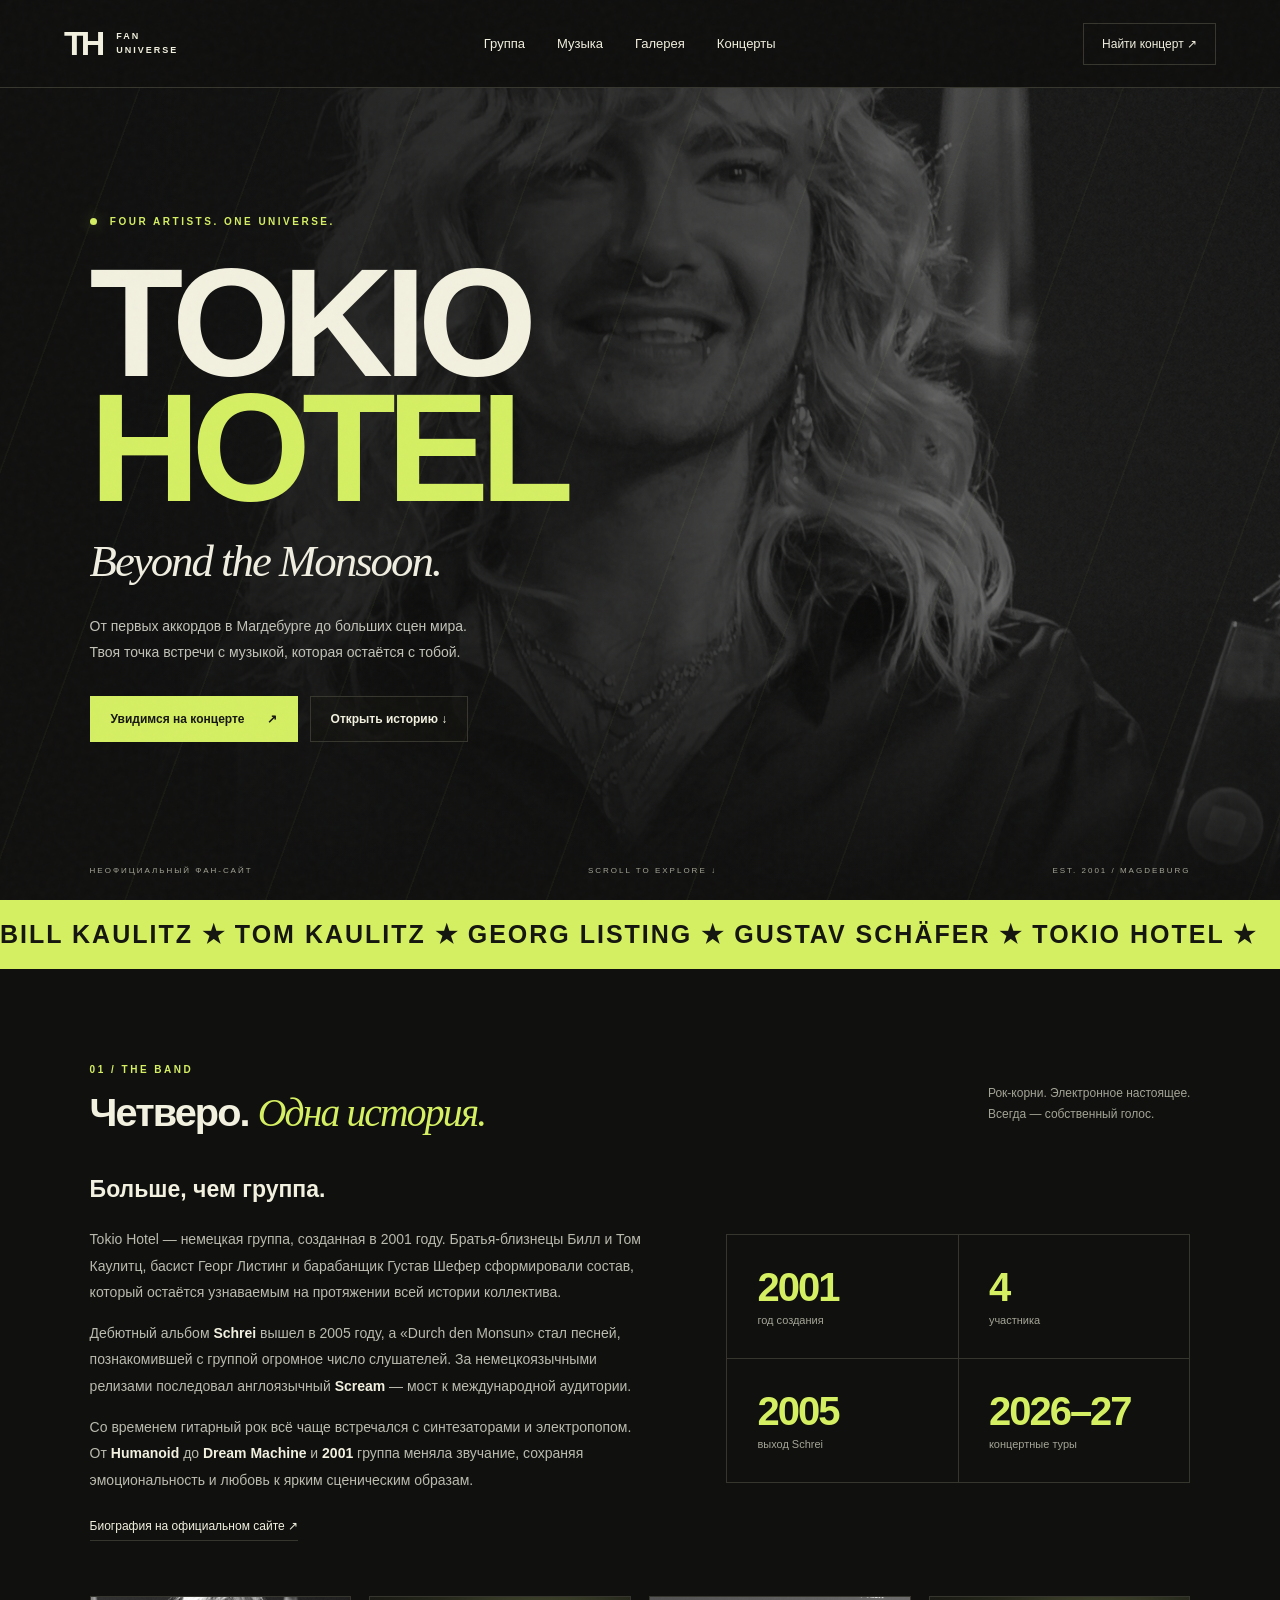
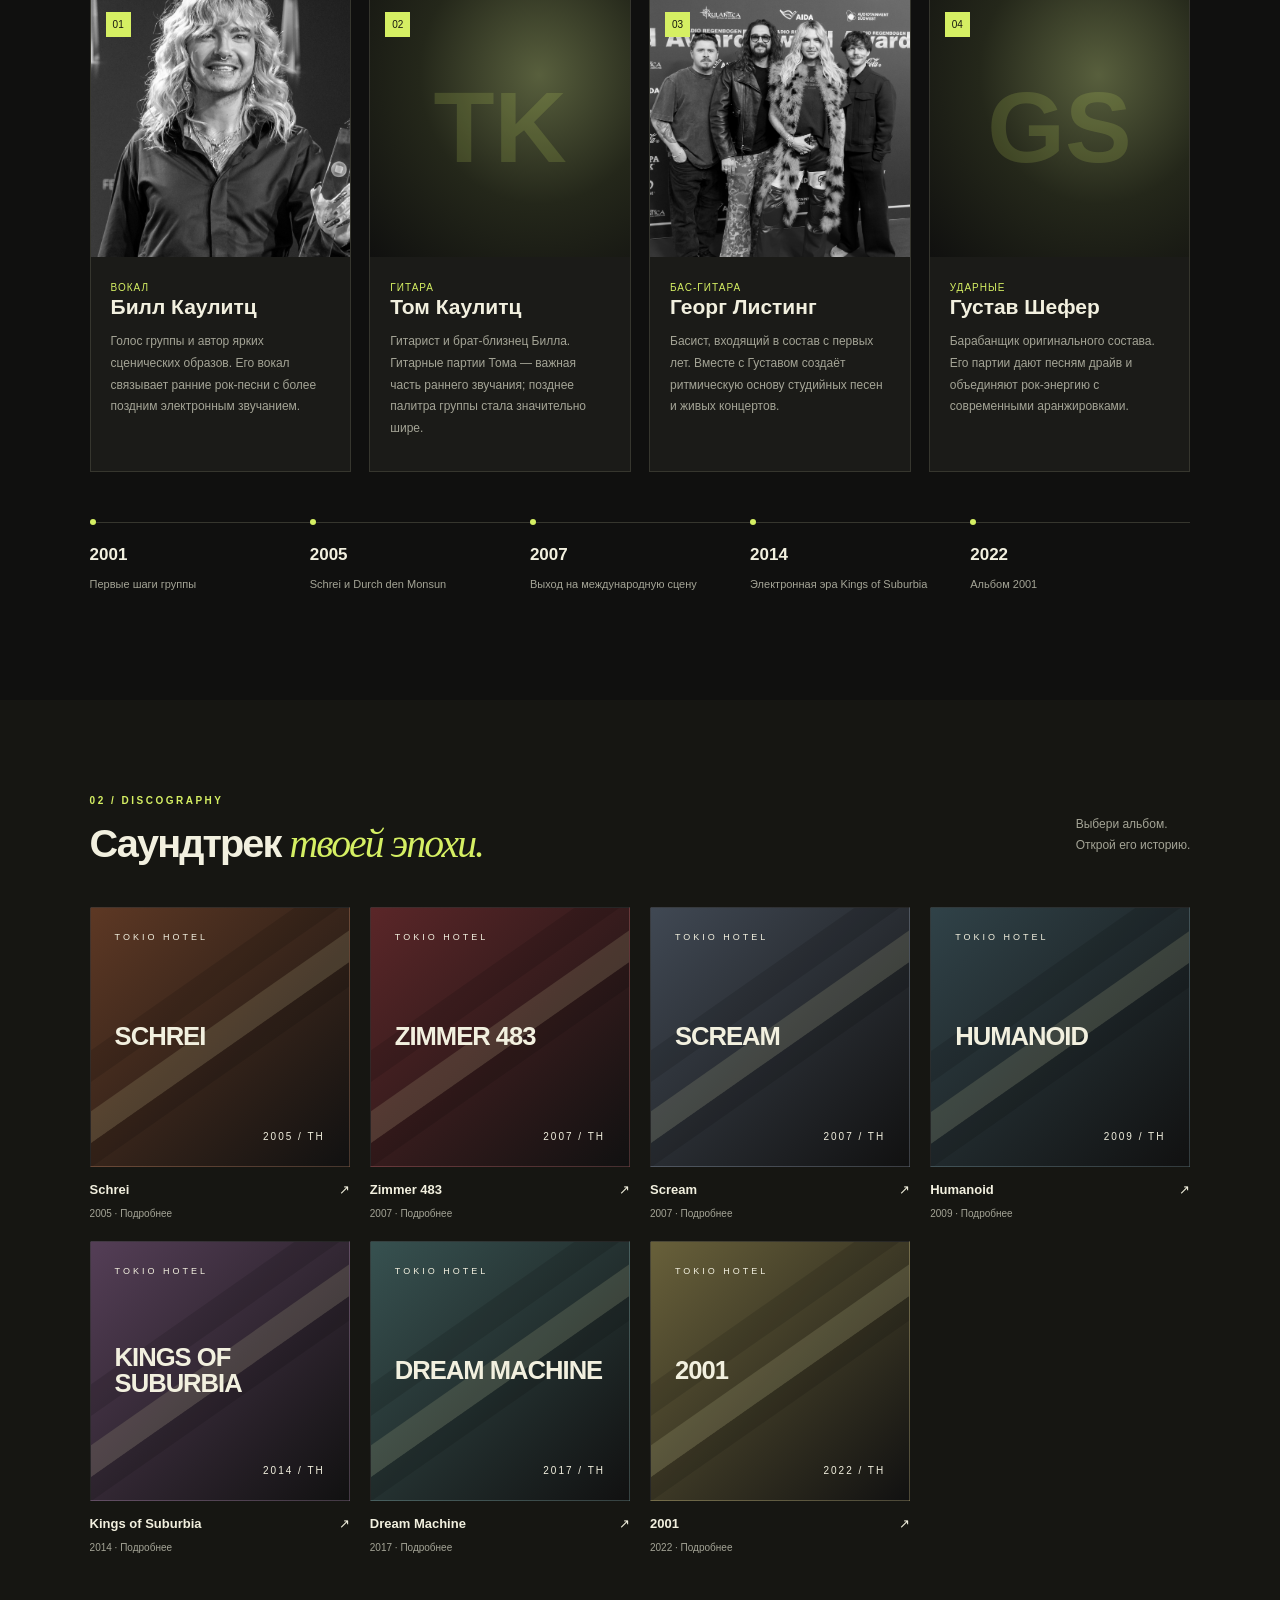
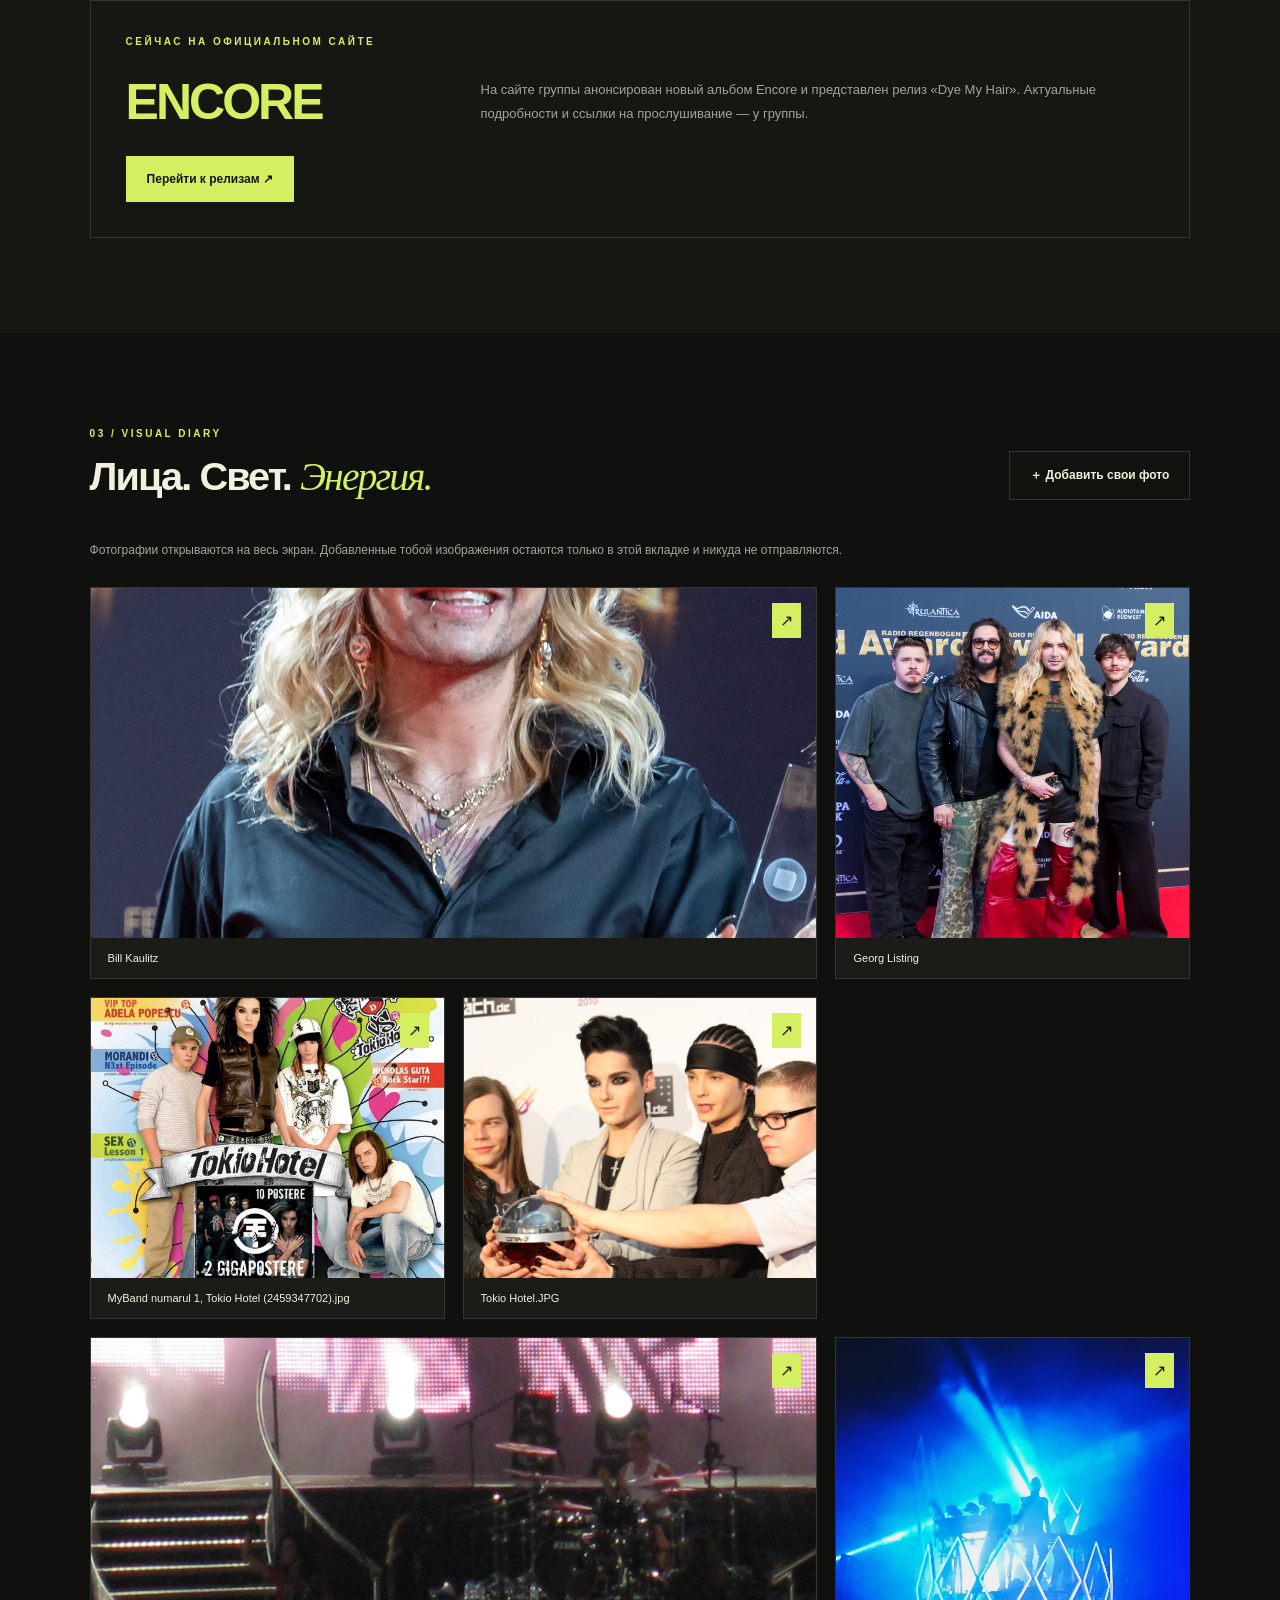
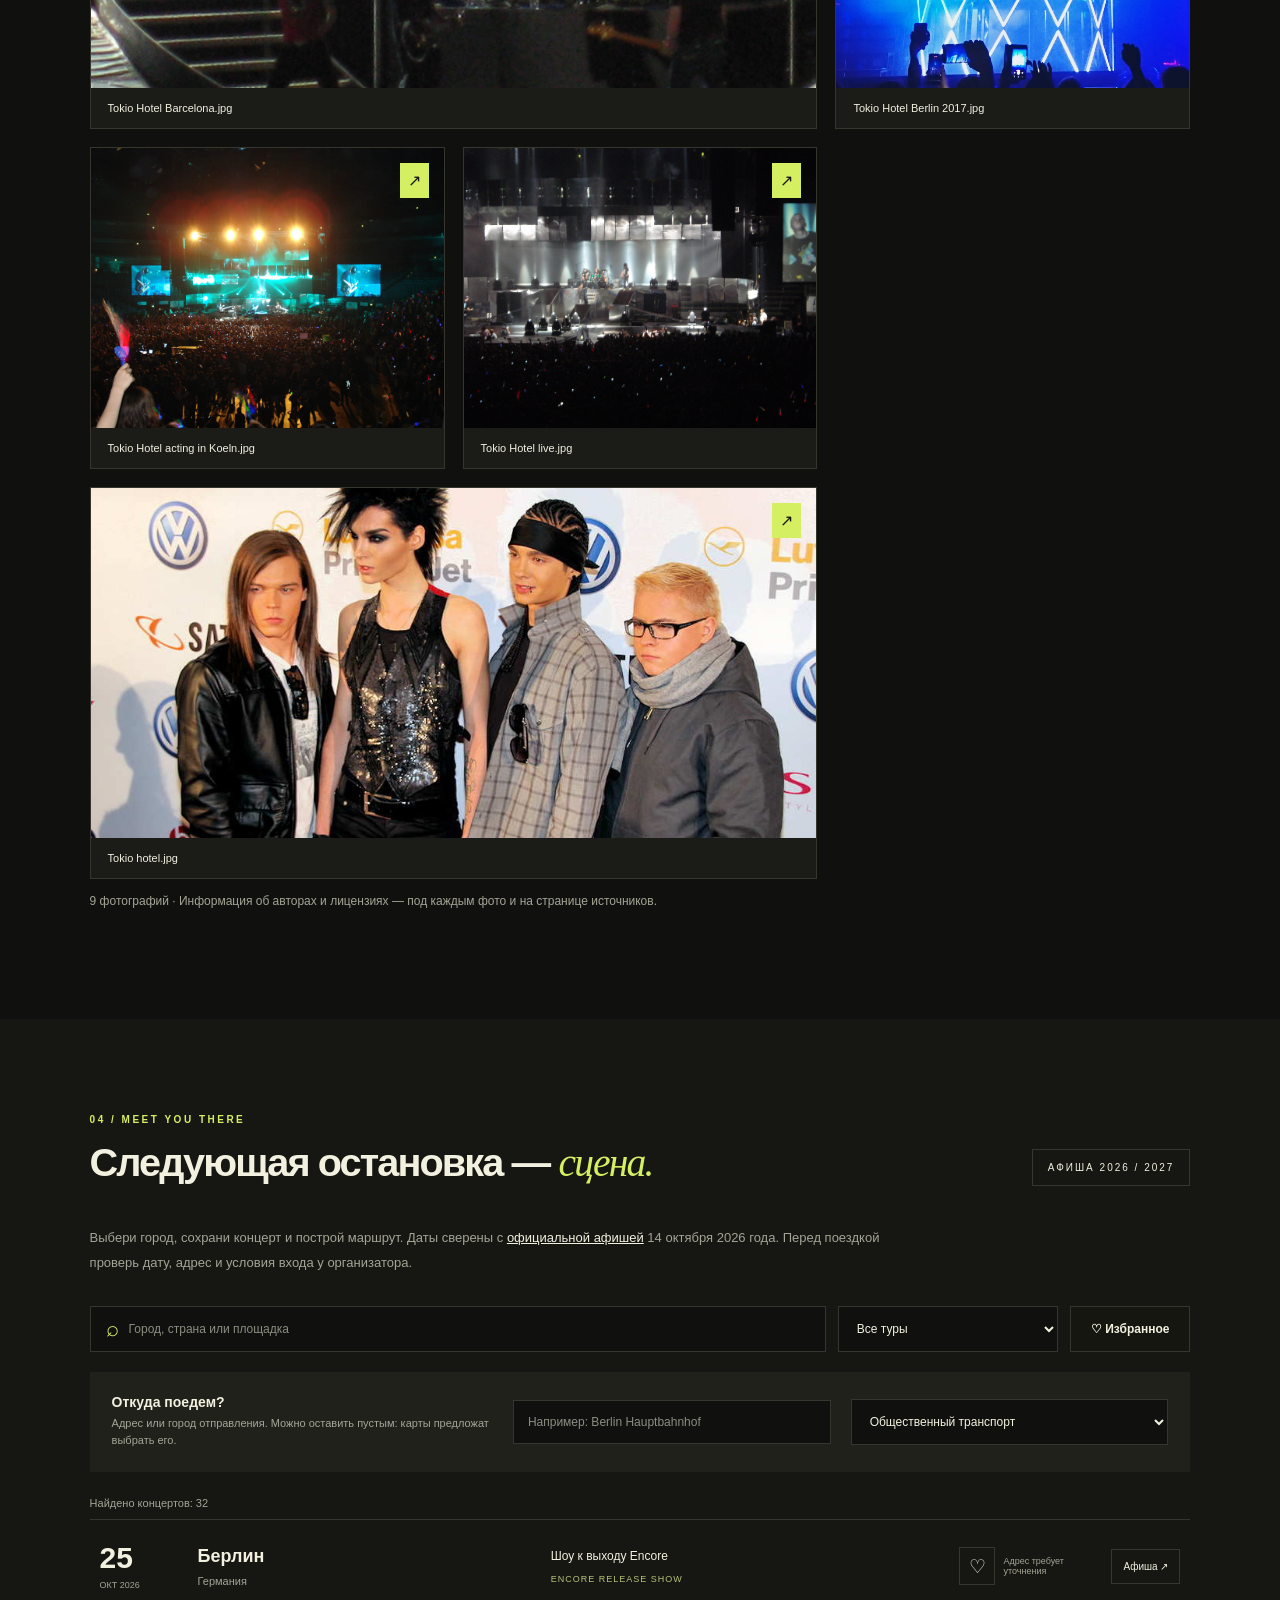
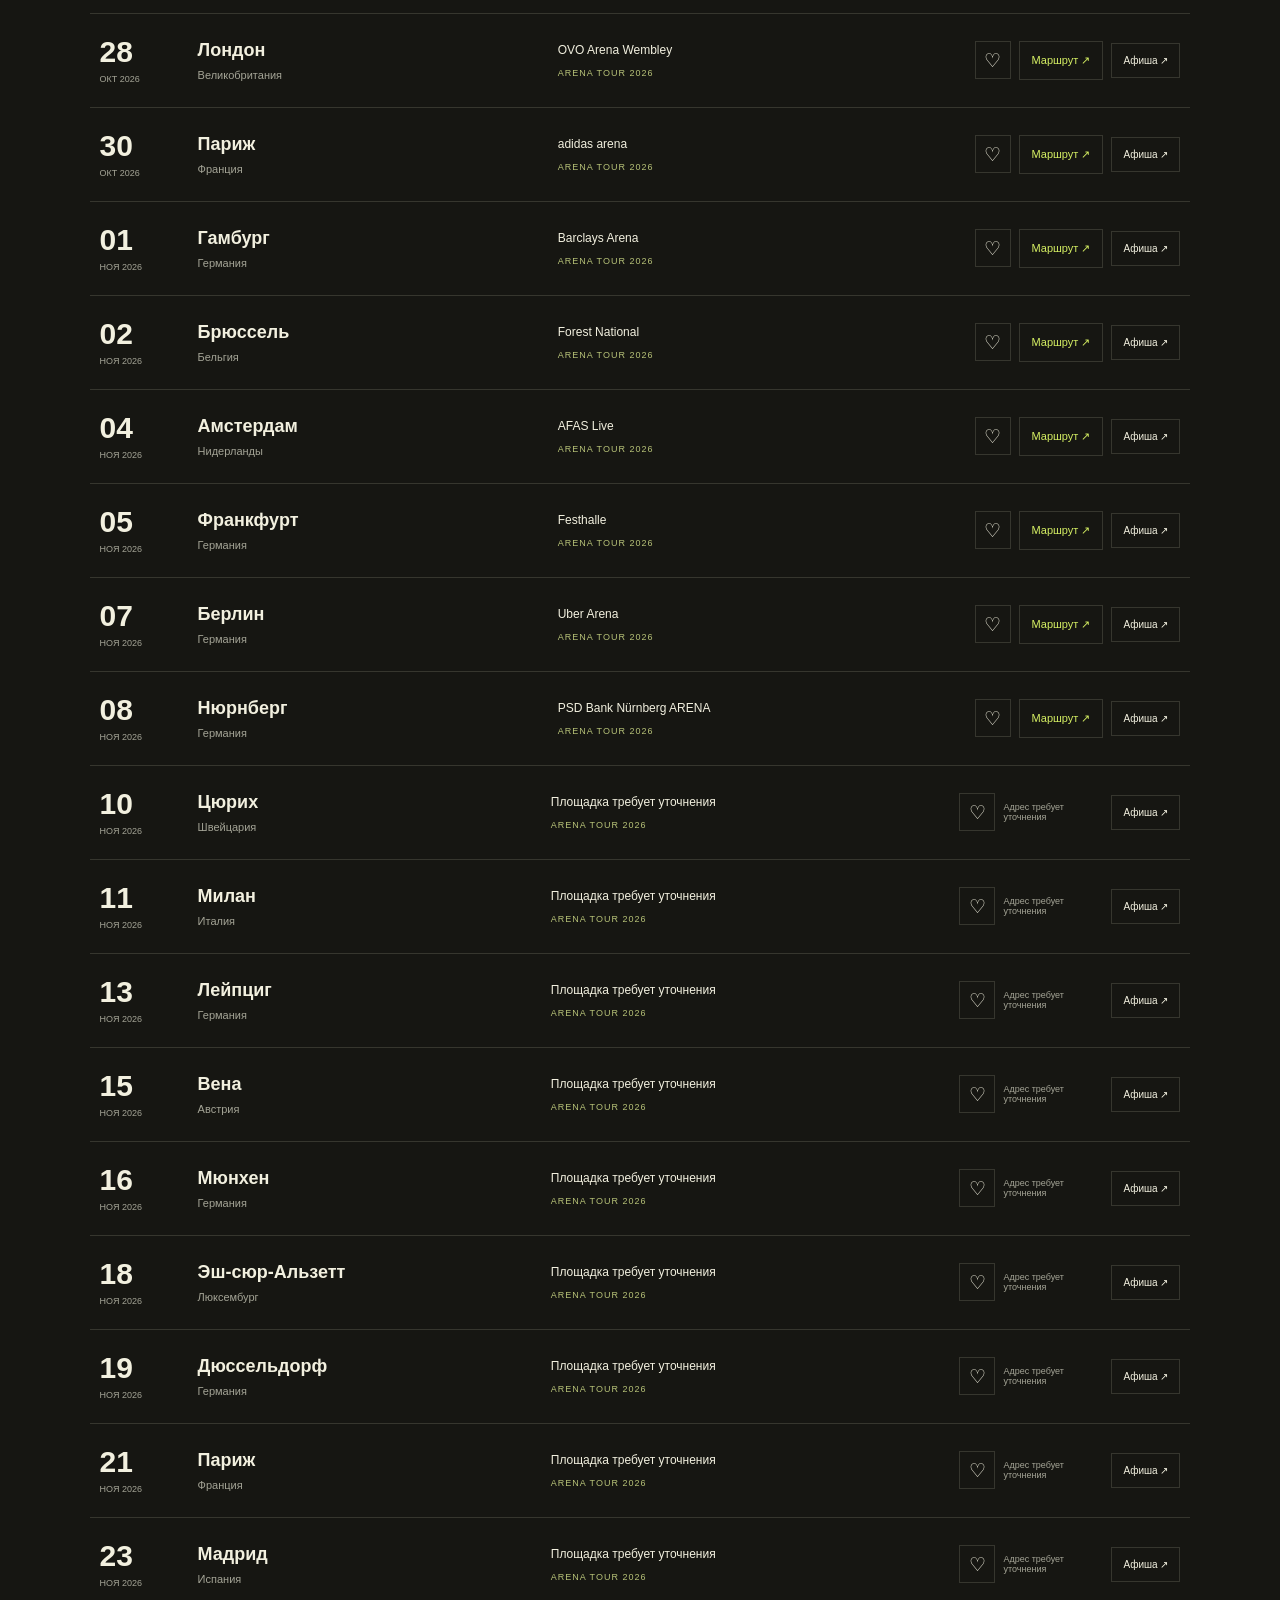
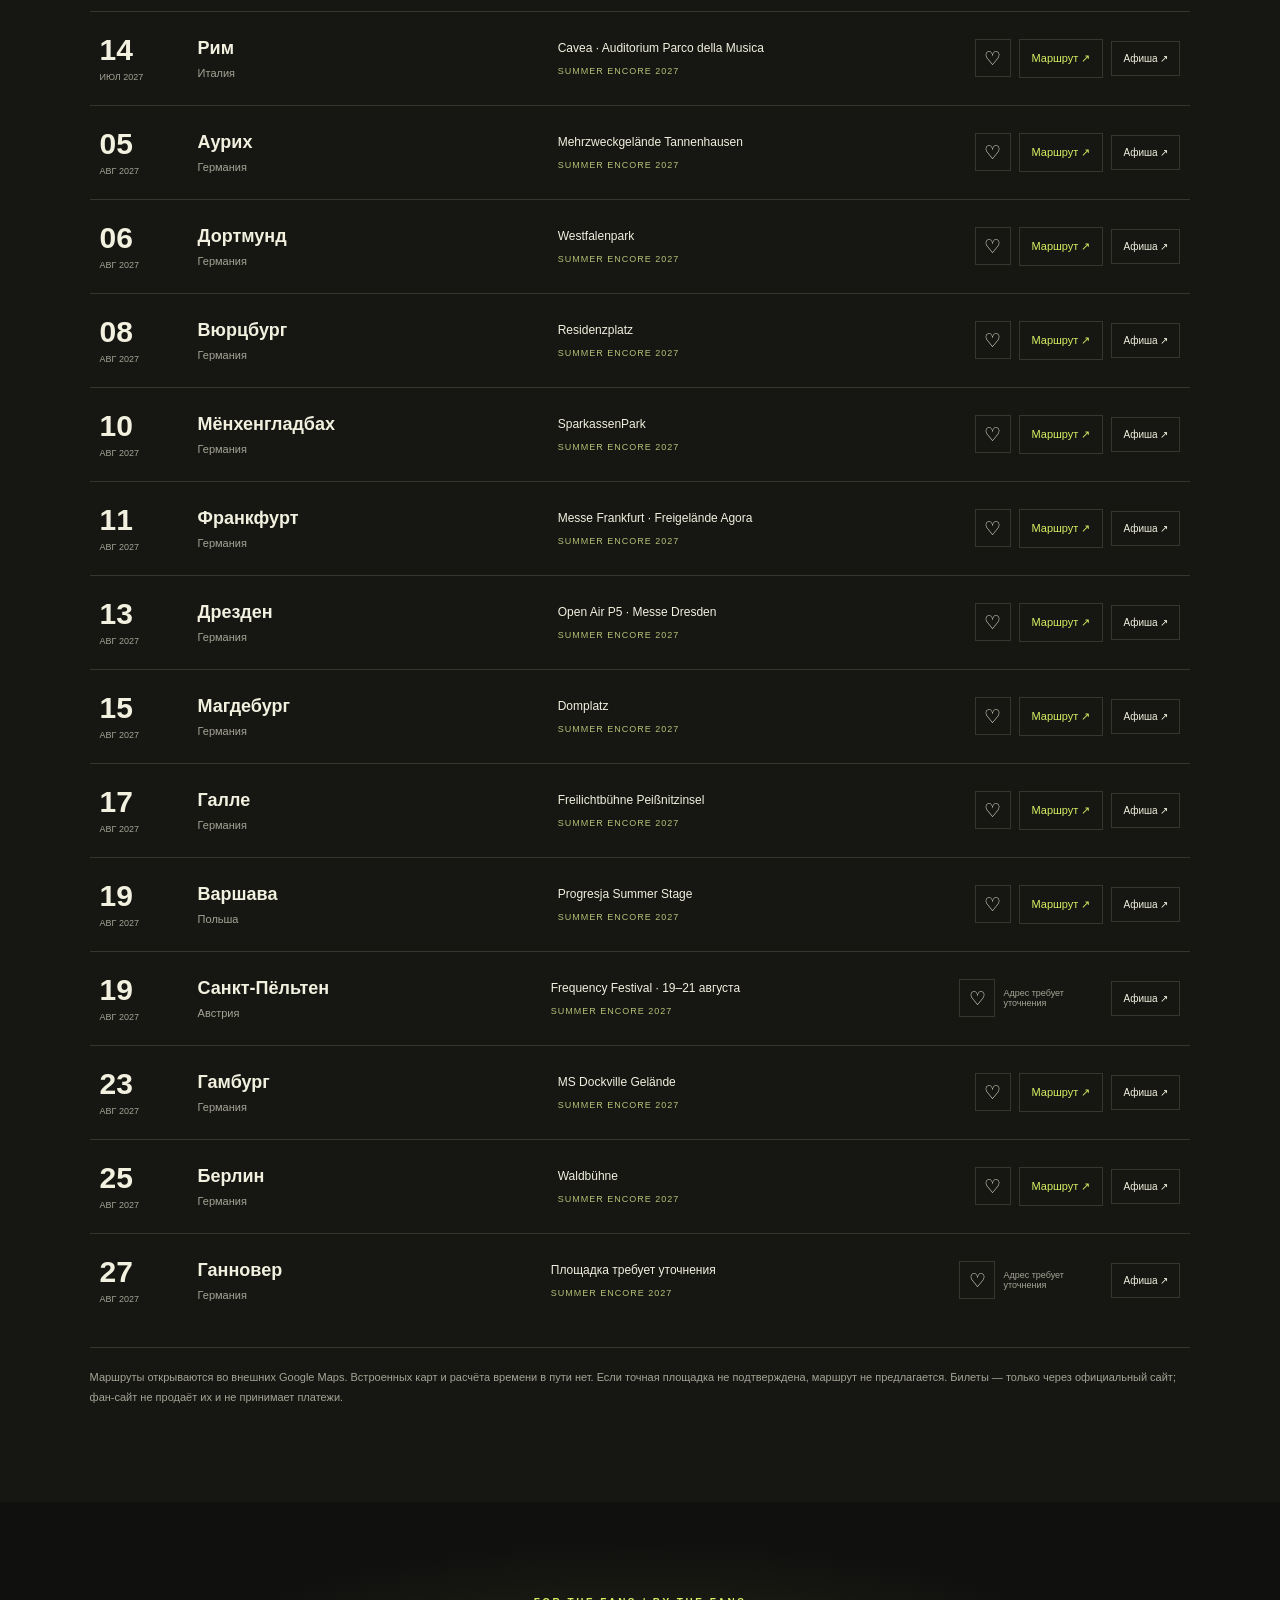
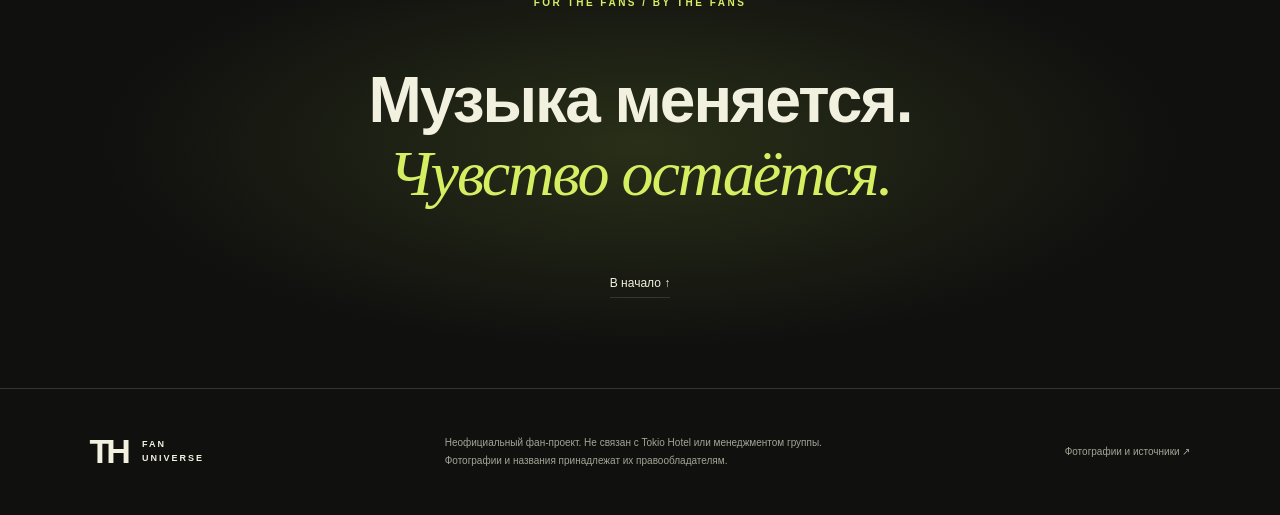
<file: index.html>
<!doctype html>
<html lang="ru"><head><meta charset="utf-8"><meta name="viewport" content="width=device-width,initial-scale=1"><meta name="description" content="Неофициальный фан-сайт Tokio Hotel: история, участники, альбомы, фотографии и маршруты к концертам."><title>Tokio Hotel — Beyond the Monsoon</title><link rel="stylesheet" href="style.css"></head>
<body><div class="grain" aria-hidden="true"></div><header><a class="logo" href="#home">TH<span>FAN UNIVERSE</span></a><nav aria-label="Основная навигация"><a href="#band">Группа</a><a href="#music">Музыка</a><a href="#gallery">Галерея</a><a href="#tour">Концерты</a></nav><a href="#tour" class="nav-cta">Найти концерт ↗</a></header>
<main><section id="home" class="hero"><div id="hero-photo" class="hero-photo"></div><div class="hero-lines" aria-hidden="true"></div><div class="hero-content"><div class="eyebrow"><span class="dot"></span> FOUR ARTISTS. ONE UNIVERSE.</div><h1>TOKIO<br><span>HOTEL</span><i>Beyond the Monsoon.</i></h1><p>От первых аккордов в Магдебурге до больших сцен мира.<br>Твоя точка встречи с музыкой, которая остаётся с тобой.</p><div class="hero-buttons"><a class="btn primary" href="#tour">Увидимся на концерте <span>↗</span></a><a class="btn ghost" href="#band">Открыть историю ↓</a></div></div><div class="hero-bottom"><span>НЕОФИЦИАЛЬНЫЙ ФАН-САЙТ</span><span>SCROLL TO EXPLORE ↓</span><span>EST. 2001 / MAGDEBURG</span></div></section>
<div class="ticker" aria-hidden="true"><span>BILL KAULITZ ★ TOM KAULITZ ★ GEORG LISTING ★ GUSTAV SCHÄFER ★ TOKIO HOTEL ★</span></div>
<section id="band" class="section"><div class="section-head"><div><div class="eyebrow">01 / THE BAND</div><h2>Четверо. <em>Одна история.</em></h2></div><p>Рок-корни. Электронное настоящее.<br>Всегда — собственный голос.</p></div><div class="about-grid"><div class="about-copy"><h3>Больше, чем группа.</h3><p>Tokio Hotel — немецкая группа, созданная в 2001 году. Братья-близнецы Билл и Том Каулитц, басист Георг Листинг и барабанщик Густав Шефер сформировали состав, который остаётся узнаваемым на протяжении всей истории коллектива.</p><p>Дебютный альбом <strong>Schrei</strong> вышел в 2005 году, а «Durch den Monsun» стал песней, познакомившей с группой огромное число слушателей. За немецкоязычными релизами последовал англоязычный <strong>Scream</strong> — мост к международной аудитории.</p><p>Со временем гитарный рок всё чаще встречался с синтезаторами и электропопом. От <strong>Humanoid</strong> до <strong>Dream Machine</strong> и <strong>2001</strong> группа меняла звучание, сохраняя эмоциональность и любовь к ярким сценическим образам.</p><a href="https://tokiohotel.com/" target="_blank" rel="noopener noreferrer" class="text-link">Биография на официальном сайте ↗</a></div><div class="stats"><div><b>2001</b><span>год создания</span></div><div><b>4</b><span>участника</span></div><div><b>2005</b><span>выход Schrei</span></div><div><b>2026–27</b><span>концертные туры</span></div></div></div><div id="members" class="members"></div><div class="timeline"><div><b>2001</b><p>Первые шаги группы</p></div><div><b>2005</b><p>Schrei и Durch den Monsun</p></div><div><b>2007</b><p>Выход на международную сцену</p></div><div><b>2014</b><p>Электронная эра Kings of Suburbia</p></div><div><b>2022</b><p>Альбом 2001</p></div></div></section>
<section id="music" class="section music-section"><div class="section-head"><div><div class="eyebrow">02 / DISCOGRAPHY</div><h2>Саундтрек <em>твоей эпохи.</em></h2></div><p>Выбери альбом.<br>Открой его историю.</p></div><div id="albums" class="albums"></div><div class="release"><span class="eyebrow">СЕЙЧАС НА ОФИЦИАЛЬНОМ САЙТЕ</span><h3>ENCORE</h3><p>На сайте группы анонсирован новый альбом Encore и представлен релиз «Dye My Hair». Актуальные подробности и ссылки на прослушивание — у группы.</p><a href="https://tokiohotel.com/" class="btn primary" target="_blank" rel="noopener noreferrer">Перейти к релизам ↗</a></div></section>
<section id="gallery" class="section"><div class="section-head"><div><div class="eyebrow">03 / VISUAL DIARY</div><h2>Лица. Свет. <em>Энергия.</em></h2></div><label class="btn ghost upload">＋ Добавить свои фото<input id="upload" type="file" accept="image/*" multiple></label></div><p class="muted">Фотографии открываются на весь экран. Добавленные тобой изображения остаются только в этой вкладке и никуда не отправляются.</p><div id="photo-grid" class="photo-grid"></div><p id="photo-status" class="muted"></p></section>
<section id="tour" class="section tour-section"><div class="section-head"><div><div class="eyebrow">04 / MEET YOU THERE</div><h2>Следующая остановка — <em>сцена.</em></h2></div><span class="badge">АФИША 2026 / 2027</span></div><p class="tour-intro">Выбери город, сохрани концерт и построй маршрут. Даты сверены с <a href="https://tokiohotel.com/" target="_blank" rel="noopener noreferrer">официальной афишей</a> 14 октября 2026 года. Перед поездкой проверь дату, адрес и условия входа у организатора.</p><div class="filters"><label class="search">⌕ <input id="search" placeholder="Город, страна или площадка" aria-label="Поиск концерта"></label><select id="tour-filter" aria-label="Выбор тура"><option value="all">Все туры</option><option value="arena">Arena Tour 2026</option><option value="summer">Summer Encore 2027</option><option value="release">Шоу Encore</option></select><button id="fav-filter" class="btn ghost" aria-pressed="false">♡ Избранное</button></div><div class="route-settings"><div><h3>Откуда поедем?</h3><p>Адрес или город отправления. Можно оставить пустым: карты предложат выбрать его.</p></div><label><span class="sr-only">Точка отправления</span><input id="origin" placeholder="Например: Berlin Hauptbahnhof"></label><select id="mode" aria-label="Способ передвижения"><option value="transit">Общественный транспорт</option><option value="driving">Автомобиль</option><option value="walking">Пешком</option></select></div><div class="result-count" id="result-count" aria-live="polite"></div><div id="concerts" class="concerts"></div><div class="tour-footnote">Маршруты открываются во внешних Google Maps. Встроенных карт и расчёта времени в пути нет. Если точная площадка не подтверждена, маршрут не предлагается. Билеты — только через официальный сайт; фан-сайт не продаёт их и не принимает платежи.</div></section>
<section class="manifesto"><span class="eyebrow">FOR THE FANS / BY THE FANS</span><h2>Музыка меняется.<br><em>Чувство остаётся.</em></h2><a href="#home" class="text-link">В начало ↑</a></section></main><footer><a class="logo" href="#home">TH<span>FAN UNIVERSE</span></a><p>Неофициальный фан-проект. Не связан с Tokio Hotel или менеджментом группы.<br>Фотографии и названия принадлежат их правообладателям.</p><a href="credits.html" target="_blank" rel="noopener">Фотографии и источники ↗</a></footer>
<dialog id="lightbox" class="lightbox"><button class="close" aria-label="Закрыть">×</button><button id="prev-photo" class="photo-nav prev" aria-label="Предыдущее фото">‹</button><img id="large-photo" alt=""><button id="next-photo" class="photo-nav next" aria-label="Следующее фото">›</button><div id="photo-caption"></div></dialog><dialog id="album-dialog"><button class="close" aria-label="Закрыть">×</button><div id="album-content"></div></dialog><div id="toast" role="status"></div><script src="data.js"></script><script src="script.js"></script></body></html>
</file>
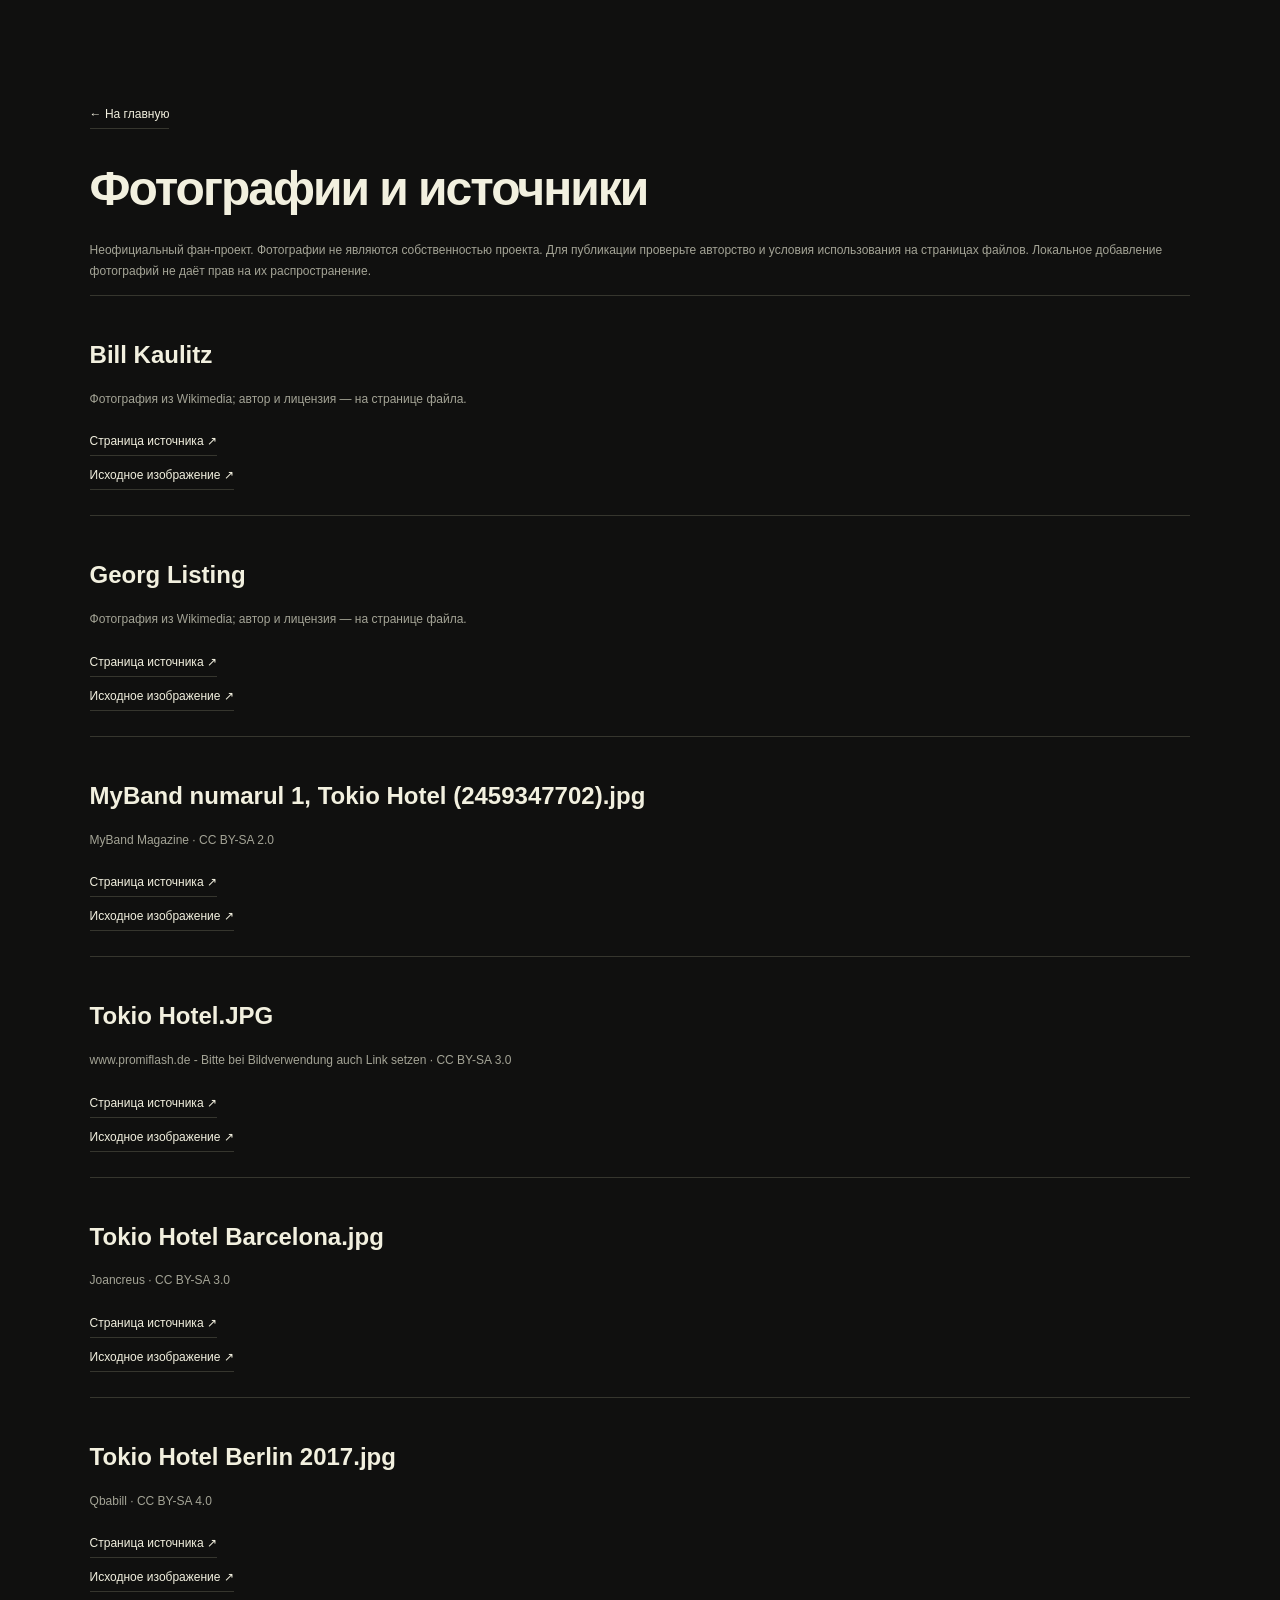
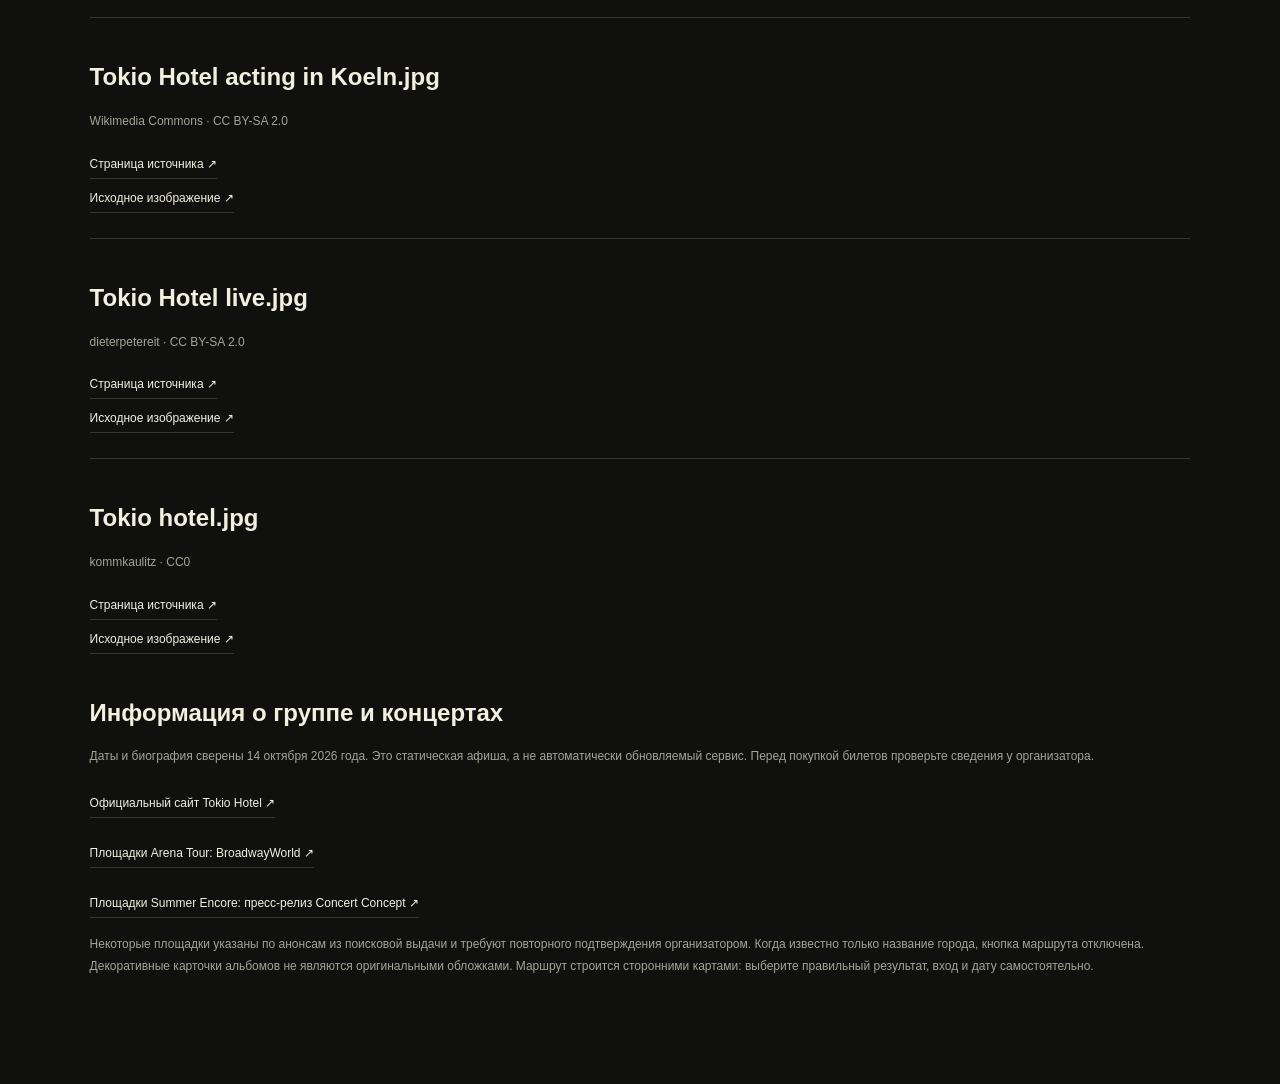
<file: credits.html>
<!doctype html><html lang="ru"><head><meta charset="utf-8"><meta name="viewport" content="width=device-width,initial-scale=1"><title>Источники — Tokio Hotel Fan Universe</title><link rel="stylesheet" href="style.css"></head><body><main class="section"><a href="index.html" class="text-link">← На главную</a><h1 style="font-size:48px;line-height:1.1;letter-spacing:-2px">Фотографии и источники</h1><p class="muted">Неофициальный фан-проект. Фотографии не являются собственностью проекта. Для публикации проверьте авторство и условия использования на страницах файлов. Локальное добавление фотографий не даёт прав на их распространение.</p><article style="border-top:1px solid #36362e;padding:25px 0"><h2>Bill Kaulitz</h2><p class="muted">Фотография из Wikimedia; автор и лицензия — на странице файла.</p><a class="text-link" href="https://en.wikipedia.org/wiki/Bill_Kaulitz" target="_blank" rel="noopener">Страница источника ↗</a><br><a class="text-link" href="https://upload.wikimedia.org/wikipedia/commons/2/25/2023-09-28-Bill_Kaulitz-Deutscher_Fernsehpreis_2023_-0348_%28cropped%29_%28cropped%29.jpg?utm_source=en.wikipedia.org&amp;utm_campaign=api&amp;utm_content=original" target="_blank" rel="noopener">Исходное изображение ↗</a></article><article style="border-top:1px solid #36362e;padding:25px 0"><h2>Georg Listing</h2><p class="muted">Фотография из Wikimedia; автор и лицензия — на странице файла.</p><a class="text-link" href="https://en.wikipedia.org/wiki/Georg_Listing" target="_blank" rel="noopener">Страница источника ↗</a><br><a class="text-link" href="https://upload.wikimedia.org/wikipedia/commons/7/70/Tokio_Hotel_-_2026100_191244_2026-04-10_Radio_Regenbogen_Award_2026_-_Sven_-_1D_X_MK_II_-_0153_-_B70I7966.jpg?utm_source=en.wikipedia.org&amp;utm_campaign=api&amp;utm_content=original" target="_blank" rel="noopener">Исходное изображение ↗</a></article><article style="border-top:1px solid #36362e;padding:25px 0"><h2>MyBand numarul 1, Tokio Hotel (2459347702).jpg</h2><p class="muted">MyBand Magazine · CC BY-SA 2.0</p><a class="text-link" href="https://commons.wikimedia.org/wiki/File:MyBand_numarul_1,_Tokio_Hotel_(2459347702).jpg" target="_blank" rel="noopener">Страница источника ↗</a><br><a class="text-link" href="https://upload.wikimedia.org/wikipedia/commons/6/6f/MyBand_numarul_1%2C_Tokio_Hotel_%282459347702%29.jpg?utm_source=commons.wikimedia.org&amp;utm_campaign=imageinfo&amp;utm_content=original" target="_blank" rel="noopener">Исходное изображение ↗</a></article><article style="border-top:1px solid #36362e;padding:25px 0"><h2>Tokio Hotel.JPG</h2><p class="muted">www.promiflash.de - Bitte bei Bildverwendung auch Link setzen · CC BY-SA 3.0</p><a class="text-link" href="https://commons.wikimedia.org/wiki/File:Tokio_Hotel.JPG" target="_blank" rel="noopener">Страница источника ↗</a><br><a class="text-link" href="https://upload.wikimedia.org/wikipedia/commons/6/67/Tokio_Hotel.JPG?utm_source=commons.wikimedia.org&amp;utm_campaign=imageinfo&amp;utm_content=original" target="_blank" rel="noopener">Исходное изображение ↗</a></article><article style="border-top:1px solid #36362e;padding:25px 0"><h2>Tokio Hotel Barcelona.jpg</h2><p class="muted">Joancreus · CC BY-SA 3.0</p><a class="text-link" href="https://commons.wikimedia.org/wiki/File:Tokio_Hotel_Barcelona.jpg" target="_blank" rel="noopener">Страница источника ↗</a><br><a class="text-link" href="https://upload.wikimedia.org/wikipedia/commons/4/42/Tokio_Hotel_Barcelona.jpg?utm_source=commons.wikimedia.org&amp;utm_campaign=imageinfo&amp;utm_content=original" target="_blank" rel="noopener">Исходное изображение ↗</a></article><article style="border-top:1px solid #36362e;padding:25px 0"><h2>Tokio Hotel Berlin 2017.jpg</h2><p class="muted">Qbabill · CC BY-SA 4.0</p><a class="text-link" href="https://commons.wikimedia.org/wiki/File:Tokio_Hotel_Berlin_2017.jpg" target="_blank" rel="noopener">Страница источника ↗</a><br><a class="text-link" href="https://upload.wikimedia.org/wikipedia/commons/2/20/Tokio_Hotel_Berlin_2017.jpg?utm_source=commons.wikimedia.org&amp;utm_campaign=imageinfo&amp;utm_content=original" target="_blank" rel="noopener">Исходное изображение ↗</a></article><article style="border-top:1px solid #36362e;padding:25px 0"><h2>Tokio Hotel acting in Koeln.jpg</h2><p class="muted">Wikimedia Commons · CC BY-SA 2.0</p><a class="text-link" href="https://commons.wikimedia.org/wiki/File:Tokio_Hotel_acting_in_Koeln.jpg" target="_blank" rel="noopener">Страница источника ↗</a><br><a class="text-link" href="https://upload.wikimedia.org/wikipedia/commons/6/6c/Tokio_Hotel_acting_in_Koeln.jpg?utm_source=commons.wikimedia.org&amp;utm_campaign=imageinfo&amp;utm_content=original" target="_blank" rel="noopener">Исходное изображение ↗</a></article><article style="border-top:1px solid #36362e;padding:25px 0"><h2>Tokio Hotel live.jpg</h2><p class="muted">dieterpetereit · CC BY-SA 2.0</p><a class="text-link" href="https://commons.wikimedia.org/wiki/File:Tokio_Hotel_live.jpg" target="_blank" rel="noopener">Страница источника ↗</a><br><a class="text-link" href="https://upload.wikimedia.org/wikipedia/commons/b/bb/Tokio_Hotel_live.jpg?utm_source=commons.wikimedia.org&amp;utm_campaign=imageinfo&amp;utm_content=original" target="_blank" rel="noopener">Исходное изображение ↗</a></article><article style="border-top:1px solid #36362e;padding:25px 0"><h2>Tokio hotel.jpg</h2><p class="muted">kommkaulitz · CC0</p><a class="text-link" href="https://commons.wikimedia.org/wiki/File:Tokio_hotel.jpg" target="_blank" rel="noopener">Страница источника ↗</a><br><a class="text-link" href="https://upload.wikimedia.org/wikipedia/commons/d/d7/Tokio_hotel.jpg?utm_source=commons.wikimedia.org&amp;utm_campaign=imageinfo&amp;utm_content=original" target="_blank" rel="noopener">Исходное изображение ↗</a></article><h2>Информация о группе и концертах</h2><p class="muted">Даты и биография сверены 14 октября 2026 года. Это статическая афиша, а не автоматически обновляемый сервис. Перед покупкой билетов проверьте сведения у организатора.</p><p><a class="text-link" href="https://tokiohotel.com/">Официальный сайт Tokio Hotel ↗</a></p><p><a class="text-link" href="https://www.broadwayworld.com/bwwmusic/article/Tokio-Hotel-Release-Dye-My-Hair-Announce-Summer-2027-Tour-Dates-20260908">Площадки Arena Tour: BroadwayWorld ↗</a></p><p><a class="text-link" href="https://www.concert-concept.de/wp-content/uploads/2026/08/%E2%80%9ESUMMER-ENCORE-2027-__-PR-Texte-DEEN-Google-Docs.pdf">Площадки Summer Encore: пресс-релиз Concert Concept ↗</a></p><p class="muted">Некоторые площадки указаны по анонсам из поисковой выдачи и требуют повторного подтверждения организатором. Когда известно только название города, кнопка маршрута отключена. Декоративные карточки альбомов не являются оригинальными обложками. Маршрут строится сторонними картами: выберите правильный результат, вход и дату самостоятельно.</p></main></body></html>
</file>
<file: style.css>
:root{--bg:#10100f;--panel:#1b1b18;--line:#36362e;--ink:#f2f0df;--muted:#a4a496;--lime:#d5ef63}*{box-sizing:border-box}html{scroll-behavior:smooth;scroll-padding-top:94px}body{margin:0;background:var(--bg);color:var(--ink);font-family:Arial,Helvetica,sans-serif}a{color:inherit;text-decoration:none}button,input,select{font:inherit}button,a,label,select{-webkit-tap-highlight-color:transparent}button{cursor:pointer}a:focus-visible,button:focus-visible,input:focus-visible,select:focus-visible,label:focus-within{outline:2px solid var(--lime);outline-offset:5px}.grain{position:fixed;inset:0;pointer-events:none;z-index:30;opacity:.035;background-image:url("data:image/svg+xml,%3Csvg viewBox='0 0 160 160' xmlns='http://www.w3.org/2000/svg'%3E%3Cfilter id='n'%3E%3CfeTurbulence type='fractalNoise' baseFrequency='.8' numOctaves='3' stitchTiles='stitch'/%3E%3C/filter%3E%3Crect width='100%25' height='100%25' opacity='.7' filter='url(%23n)'/%3E%3C/svg%3E")}header{height:88px;padding:0 5%;display:flex;align-items:center;justify-content:space-between;border-bottom:1px solid var(--line);background:#10100feb;position:sticky;top:0;z-index:20;backdrop-filter:blur(15px)}.logo{font-size:34px;font-weight:900;letter-spacing:-4px;display:flex;align-items:center;gap:15px}.logo span{font-size:9px;line-height:1.5;letter-spacing:2px;width:60px}.logo:first-letter{color:var(--lime)}nav{display:flex;gap:32px;font-size:13px}nav a:hover,.text-link:hover{color:var(--lime)}.nav-cta{font-size:12px;border:1px solid var(--line);padding:13px 18px}.hero{min-height:760px;height:calc(100svh - 88px);max-height:1050px;position:relative;overflow:hidden;display:flex;align-items:center;padding:70px 7% 100px}.hero-photo{position:absolute;inset:0;background-size:cover;background-position:65% 32%;filter:grayscale(100%);opacity:.48}.hero-photo:after{content:'';position:absolute;inset:0;background:linear-gradient(90deg,#10100f 3%,#10100faf 44%,#10100f10 85%),linear-gradient(0deg,#10100f,transparent 38%)}.hero-lines{position:absolute;inset:0;background:repeating-linear-gradient(110deg,transparent 0,transparent 130px,#d5ef630a 131px,#d5ef630a 132px)}.hero-content{position:relative;z-index:1}.eyebrow{font-size:10px;letter-spacing:2.5px;font-weight:700;color:var(--lime)}.dot{display:inline-block;width:7px;height:7px;background:var(--lime);border-radius:50%;margin-right:8px;box-shadow:0 0 15px #d5ef6366}h1{font-size:clamp(90px,12vw,170px);line-height:.81;letter-spacing:-9px;margin:34px 0 24px;font-weight:900}h1>span{color:var(--lime)}h1 i{display:block;font-family:Georgia,serif;font-size:clamp(27px,3.5vw,47px);font-weight:400;letter-spacing:-2px;line-height:1.2;margin:25px 0 0;color:#f0eee1}.hero p{color:#c3c3b9;font-size:14px;line-height:1.9}.hero-buttons{display:flex;gap:12px;margin-top:30px}.btn{display:inline-flex;align-items:center;justify-content:center;gap:22px;padding:15px 20px;border:1px solid var(--line);font-weight:600;font-size:12px;background:transparent;color:var(--ink);transition:.2s}.btn:hover{transform:translateY(-2px);border-color:var(--lime)}.primary{background:var(--lime);color:#151611;border-color:var(--lime)}.ghost{background:#15151155}.hero-bottom{position:absolute;bottom:25px;left:7%;right:7%;display:flex;justify-content:space-between;letter-spacing:2px;font-size:8px;color:var(--muted)}.ticker{overflow:hidden;white-space:nowrap;background:var(--lime);color:#161710;padding:20px 0;font-size:25px;font-weight:900;letter-spacing:2px}.ticker span{display:block;animation:marquee 25s linear infinite;width:max-content}@keyframes marquee{from{transform:translateX(0)}to{transform:translateX(-35%)}}.section{padding:95px 7%;scroll-margin-top:15px}.section-head{display:flex;justify-content:space-between;gap:30px;align-items:end;margin-bottom:40px}.section-head h2{font-size:clamp(28px,3.1vw,45px);letter-spacing:-1.9px;margin:15px 0 0;font-weight:800}.section-head h2 em{font-family:Georgia,serif;font-weight:400;color:var(--lime)}.section-head>p{color:var(--muted);font-size:12px;line-height:1.7}.about-grid{display:grid;grid-template-columns:1.2fr 1fr;gap:80px;align-items:center}.about-copy h3{font-size:23px;margin-top:0}.about-copy p{font-size:14px;line-height:1.9;color:#babaae}.about-copy strong{color:var(--ink)}.text-link{display:inline-block;font-size:12px;border-bottom:1px solid var(--line);padding-bottom:7px;margin-top:12px}.stats{display:grid;grid-template-columns:1fr 1fr;border-top:1px solid var(--line);border-left:1px solid var(--line)}.stats>div{border-right:1px solid var(--line);border-bottom:1px solid var(--line);padding:30px}.stats b{display:block;font-size:40px;letter-spacing:-2px;color:var(--lime)}.stats span{font-size:11px;color:var(--muted)}.members{display:grid;grid-template-columns:repeat(4,1fr);gap:18px;margin-top:55px}.member{background:var(--panel);border:1px solid var(--line);overflow:hidden}.member-visual{height:260px;position:relative;background:radial-gradient(ellipse at 65% 30%,#585f3d,#24271a 50%,#10100f)}.member-visual img{width:100%;height:100%;object-fit:cover;filter:grayscale(1);transition:.4s}.member:hover img{filter:grayscale(0);transform:scale(1.03)}.member-initial{display:grid;place-items:center;height:100%;font-size:100px;font-weight:900;color:#d5ef6329}.member-index{position:absolute;top:15px;left:15px;background:var(--lime);color:#161710;padding:7px;font-size:10px}.member-copy{padding:20px}.member-copy h3{font-size:21px;margin:0 0 8px}.member-copy small{color:var(--lime);font-size:10px;text-transform:uppercase;letter-spacing:1px}.member-copy p{font-size:12px;line-height:1.8;color:var(--muted)}.timeline{display:grid;grid-template-columns:repeat(5,1fr);margin-top:50px;border-top:1px solid var(--line)}.timeline>div{padding:22px 15px 0 0;position:relative}.timeline>div:before{content:'';width:6px;height:6px;background:var(--lime);position:absolute;top:-4px;border-radius:50%}.timeline b{font-size:17px}.timeline p{font-size:11px;color:var(--muted);line-height:1.6}.music-section{background:#161612}.albums{display:grid;grid-template-columns:repeat(4,1fr);gap:20px}.album{border:0;background:transparent;text-align:left;color:var(--ink);padding:0}.cover{aspect-ratio:1;position:relative;overflow:hidden;border:1px solid #ffffff15;background:var(--cover);display:flex;flex-direction:column;justify-content:space-between;padding:24px;transition:.25s}.cover:after{content:'';position:absolute;width:150%;height:10%;background:#f0f1b622;top:45%;left:-25%;transform:rotate(-35deg);box-shadow:0 20px 0 #0002,0 -50px 0 #0002}.cover small{font-size:9px;letter-spacing:3px}.cover b{font-size:clamp(20px,2vw,34px);line-height:1;letter-spacing:-1px;position:relative;z-index:1}.cover span{font-size:10px;align-self:end;letter-spacing:2px}.album:hover .cover{transform:translateY(-5px);border-color:var(--lime)}.album-title{display:flex;justify-content:space-between;margin:15px 0 6px;font-size:13px}.album-year{font-size:10px;color:var(--muted)}.release{margin-top:45px;border:1px solid var(--line);padding:35px;display:grid;grid-template-columns:1fr 2fr;gap:18px;align-items:center}.release .eyebrow{grid-column:1/-1}.release h3{font-size:50px;letter-spacing:-3px;margin:0;color:var(--lime)}.release p{font-size:13px;color:var(--muted);line-height:1.8}.release .btn{justify-self:start}.muted{font-size:12px;line-height:1.8;color:var(--muted)}.photo-grid{display:grid;grid-template-columns:repeat(3,1fr);gap:18px;margin-top:25px}.photo-card{background:var(--panel);border:1px solid var(--line);padding:0;color:var(--ink);text-align:left;position:relative;overflow:hidden}.photo-card img{width:100%;height:280px;object-fit:cover;transition:.4s;display:block}.photo-card:hover img{transform:scale(1.035)}.photo-card:nth-child(4n+1){grid-column:span 2}.photo-card:nth-child(4n+1) img{height:350px}.photo-card:nth-child(4n+2) img{height:350px}.photo-card span{display:block;padding:14px 17px;font-size:11px}.photo-card:after{content:'↗';position:absolute;right:15px;top:15px;color:#151711;background:var(--lime);padding:8px}.upload input{position:absolute;width:1px;height:1px;opacity:0}.badge{font-size:10px;letter-spacing:2px;border:1px solid var(--line);padding:12px 15px;white-space:nowrap}.tour-section{background:#161612}.tour-intro{font-size:13px;line-height:1.9;color:var(--muted);max-width:800px}.tour-intro a{text-decoration:underline;color:var(--ink)}.filters{display:flex;gap:12px;margin-top:30px}.search{flex:1;display:flex;align-items:center;background:var(--bg);border:1px solid var(--line);padding:0 15px;color:var(--lime);font-size:22px;gap:10px}input,select{background:var(--bg);border:1px solid var(--line);color:var(--ink);padding:14px;font-size:12px;min-width:0}input::placeholder{color:#8c8d80}.search input{width:100%;border:0;background:none;padding-left:0}.filters select{width:220px}.route-settings{margin:20px 0;padding:22px;background:#20211b;display:grid;grid-template-columns:1.2fr 1fr 1fr;gap:20px;align-items:center}.route-settings h3{font-size:14px;margin:0 0 5px}.route-settings p{font-size:11px;line-height:1.6;color:var(--muted);margin:0}.route-settings input{width:100%}.result-count{font-size:11px;color:var(--muted);margin:25px 0 10px}.concert{display:grid;grid-template-columns:78px 1.2fr 1.4fr auto;align-items:center;gap:20px;padding:23px 10px;border-top:1px solid var(--line);transition:.2s}.concert:hover{background:#ffffff03}.date b{display:block;font-size:30px;font-weight:800;line-height:1}.date span{display:block;font-size:9px;color:var(--muted);margin-top:7px;text-transform:uppercase}.city b{font-size:18px}.city span,.venue small{display:block;font-size:11px;color:var(--muted);margin-top:8px}.venue{font-size:12px;line-height:1.5}.venue small{font-size:9px;color:#b7c278;letter-spacing:1px}.concert-actions{display:flex;gap:8px;align-items:center}.route{border:1px solid var(--line);padding:12px;font-size:11px;color:var(--lime)}.route:hover{background:var(--lime);color:var(--bg)}.star{background:none;border:1px solid var(--line);color:var(--ink);width:36px;height:38px;font-size:19px}.star.active{background:var(--lime);color:var(--bg)}.ticket{font-size:10px;padding:11px;border:1px solid var(--line)}.unconfirmed{font-size:9px;color:var(--muted);max-width:100px}.tour-footnote{font-size:11px;line-height:1.8;color:var(--muted);border-top:1px solid var(--line);margin-top:20px;padding-top:20px}.empty{padding:45px;border:1px dashed var(--line);color:var(--muted);line-height:1.8}.manifesto{text-align:center;padding:90px 20px;background:radial-gradient(ellipse at center,#292f18,transparent 60%)}.manifesto h2{font-size:clamp(34px,5vw,68px);line-height:1.15;letter-spacing:-2px}.manifesto em{color:var(--lime);font-family:Georgia,serif;font-weight:400}footer{display:flex;justify-content:space-between;gap:30px;align-items:center;border-top:1px solid var(--line);padding:35px 7%}footer p,footer>a:last-child{font-size:10px;color:var(--muted);line-height:1.8}dialog{background:#1b1b16;color:var(--ink);border:1px solid var(--line);padding:40px;max-width:min(680px,94vw);max-height:90svh}dialog::backdrop{background:#000d;backdrop-filter:blur(7px)}dialog h2{font-size:36px;margin:10px 0 20px}dialog p{color:var(--muted);font-size:14px;line-height:1.9}.close{position:absolute;top:12px;right:15px;background:none;color:var(--ink);font-size:30px;border:0;z-index:2}.lightbox{max-width:94vw;width:1000px;padding:45px 55px 25px;text-align:center}.lightbox img{max-width:100%;height:65svh;object-fit:contain}.lightbox #photo-caption{font-size:11px;line-height:1.7;color:var(--muted);margin-top:15px}.lightbox a{text-decoration:underline;color:var(--lime)}.photo-nav{position:absolute;top:45%;border:0;background:#ffffff10;color:var(--ink);font-size:36px;padding:8px}.prev{left:8px}.next{right:8px}#toast{position:fixed;bottom:25px;left:50%;transform:translate(-50%,20px);padding:14px 20px;background:var(--lime);color:var(--bg);font-size:12px;opacity:0;z-index:100;pointer-events:none;transition:.2s}#toast.show{opacity:1;transform:translate(-50%,0)}.sr-only{position:absolute;width:1px;height:1px;overflow:hidden;clip-path:inset(50%)}[aria-pressed="true"]{color:var(--lime);border-color:var(--lime)}
@media(min-width:1600px){.section{padding-left:max(7%,calc((100vw - 1400px)/2));padding-right:max(7%,calc((100vw - 1400px)/2))}}
@media(max-width:1050px){.hero{min-height:680px}.members{grid-template-columns:repeat(2,1fr)}.member-visual{height:320px}.about-grid{gap:35px}.concert{grid-template-columns:60px 1fr 1fr}.concert-actions{grid-column:2/-1;margin-top:0}.route-settings{grid-template-columns:1fr 1fr}.route-settings>div{grid-column:1/-1}.section{padding:65px 5%}.albums{gap:12px}.cover{padding:16px}footer{flex-wrap:wrap}}
@media(max-width:640px){header{height:72px;padding:0 5%}.logo{font-size:29px;gap:12px}.logo span{font-size:7px}nav{gap:13px;font-size:10px}nav a:first-child{display:none}.nav-cta{display:none}.hero{min-height:640px;height:calc(90svh - 72px);padding:65px 6% 100px}.hero-photo{background-position:65% center;opacity:.35}.hero-photo:after{background:linear-gradient(90deg,#10100fd9,#10100f40),linear-gradient(0deg,#10100f,transparent)}h1{font-size:101px;letter-spacing:-7px}h1 i{font-size:29px;letter-spacing:-1px}.hero p{font-size:12px}.hero-buttons{flex-direction:column;align-items:start}.hero-bottom span:last-child{display:none}.hero-bottom{font-size:7px;letter-spacing:1px}.ticker{font-size:18px;padding:15px}.section{padding:55px 6%}.section-head{display:block;margin-bottom:25px}.section-head h2{font-size:30px;letter-spacing:-1px}.section-head>p{margin-top:15px}.about-grid{grid-template-columns:1fr;gap:25px}.stats>div{padding:23px}.stats b{font-size:36px}.members{gap:12px;margin-top:30px}.member-visual{height:210px}.member-copy{padding:15px}.member-copy h3{font-size:17px}.member-copy p{font-size:11px}.timeline{grid-template-columns:1fr 1fr;gap:15px}.timeline>div:before{display:none}.albums{grid-template-columns:1fr 1fr;gap:23px 14px}.cover b{font-size:25px}.release{display:block;padding:25px}.release h3{margin:20px 0;font-size:45px}.release .btn{margin-top:15px}.upload{margin-top:20px}.photo-grid{grid-template-columns:1fr 1fr;gap:12px}.photo-card:nth-child(n){grid-column:auto}.photo-card:nth-child(n) img{height:210px}.photo-card:first-child{grid-column:1/-1}.photo-card span{font-size:10px;padding:10px}.badge{display:inline-block;margin-top:20px}.filters{flex-wrap:wrap}.search{flex-basis:100%}.filters select{flex:1;width:auto}.filters .btn{padding:12px}.route-settings{padding:18px;grid-template-columns:1fr;gap:12px}.route-settings>div{grid-column:auto}.concert{grid-template-columns:52px 1fr;padding:20px 0;gap:12px}.venue{grid-column:2}.concert-actions{grid-column:2;flex-wrap:wrap}.date{grid-row:1/3;align-self:start}.date b{font-size:28px}.city b{font-size:19px}.concert-actions .route,.ticket{font-size:10px;padding:10px}.lightbox{padding:45px 35px 20px}.lightbox img{height:55svh}footer{padding:30px 6%;gap:15px}footer p{width:100%;order:3}.manifesto{padding:65px 20px}.manifesto h2{font-size:39px}dialog{padding:35px 25px}.eyebrow{font-size:9px}}
@media(prefers-reduced-motion:reduce){*{scroll-behavior:auto!important;animation:none!important;transition:none!important}}
</file>
